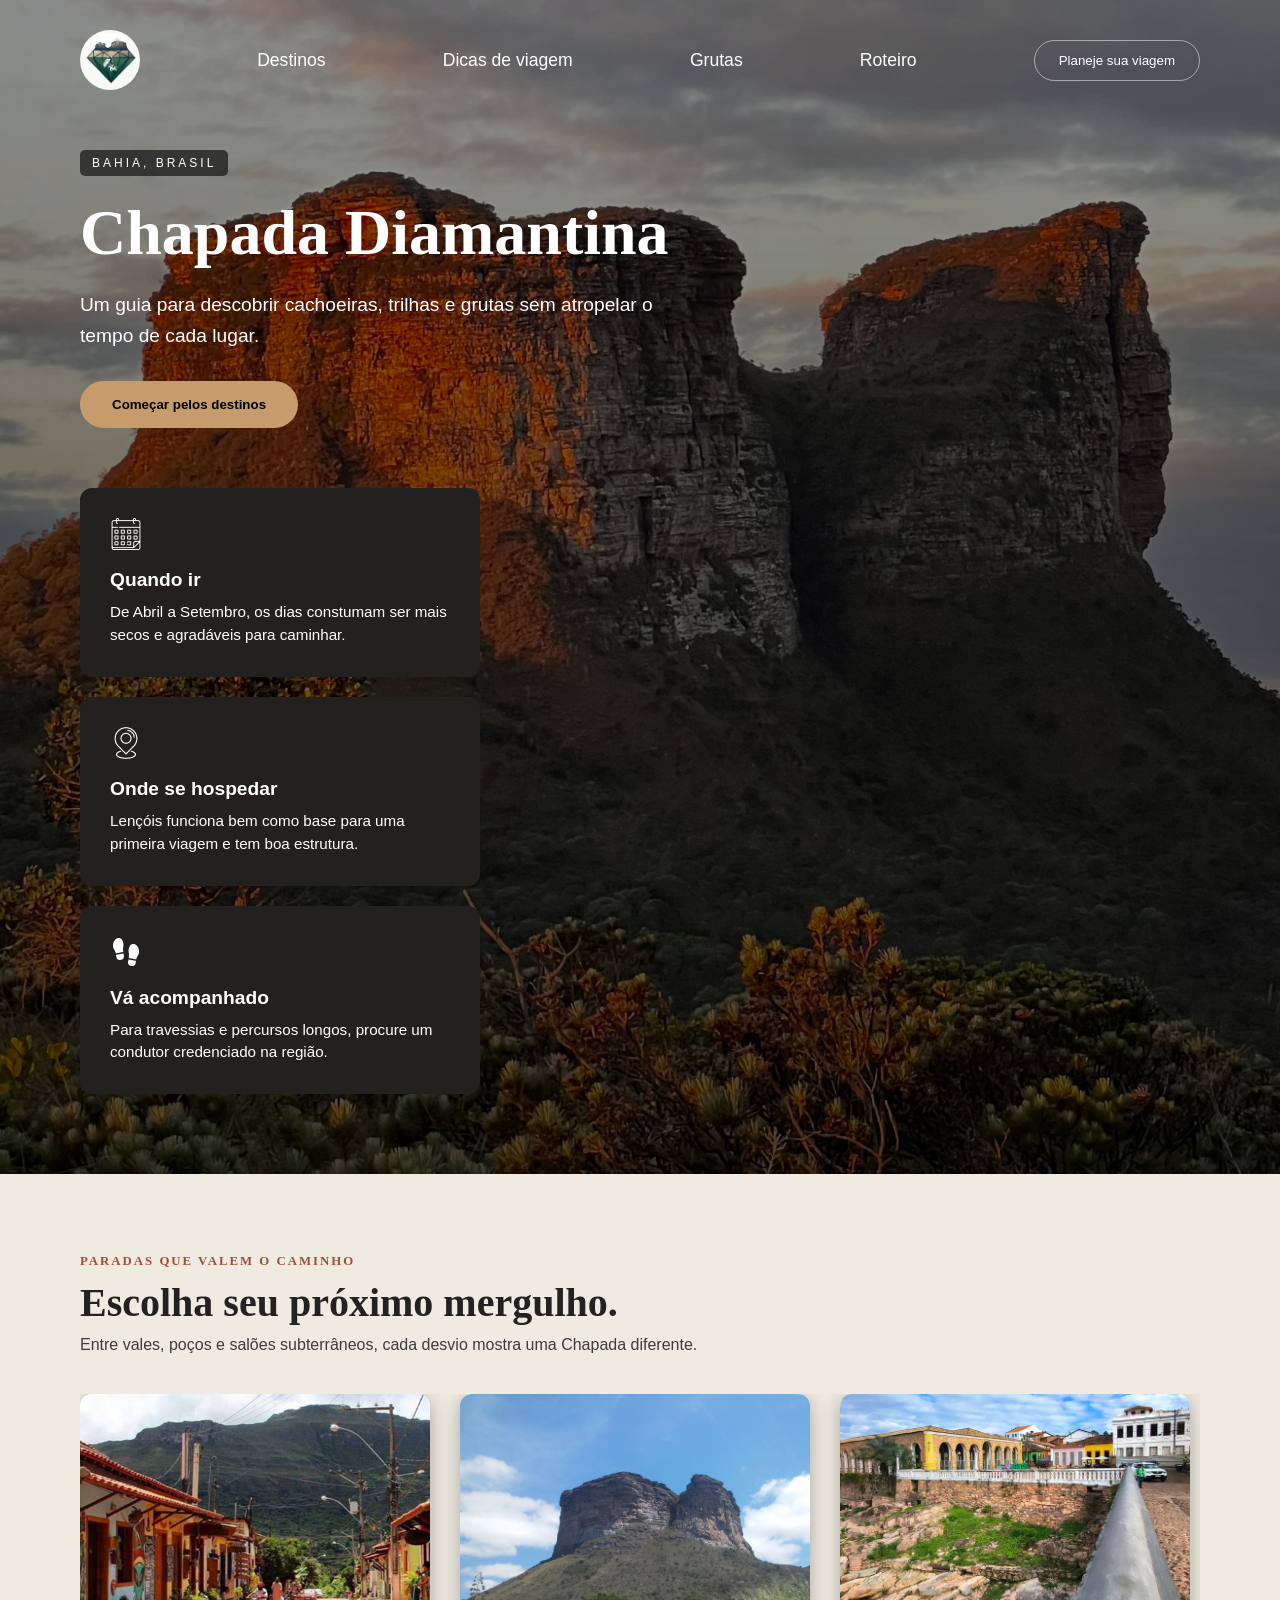
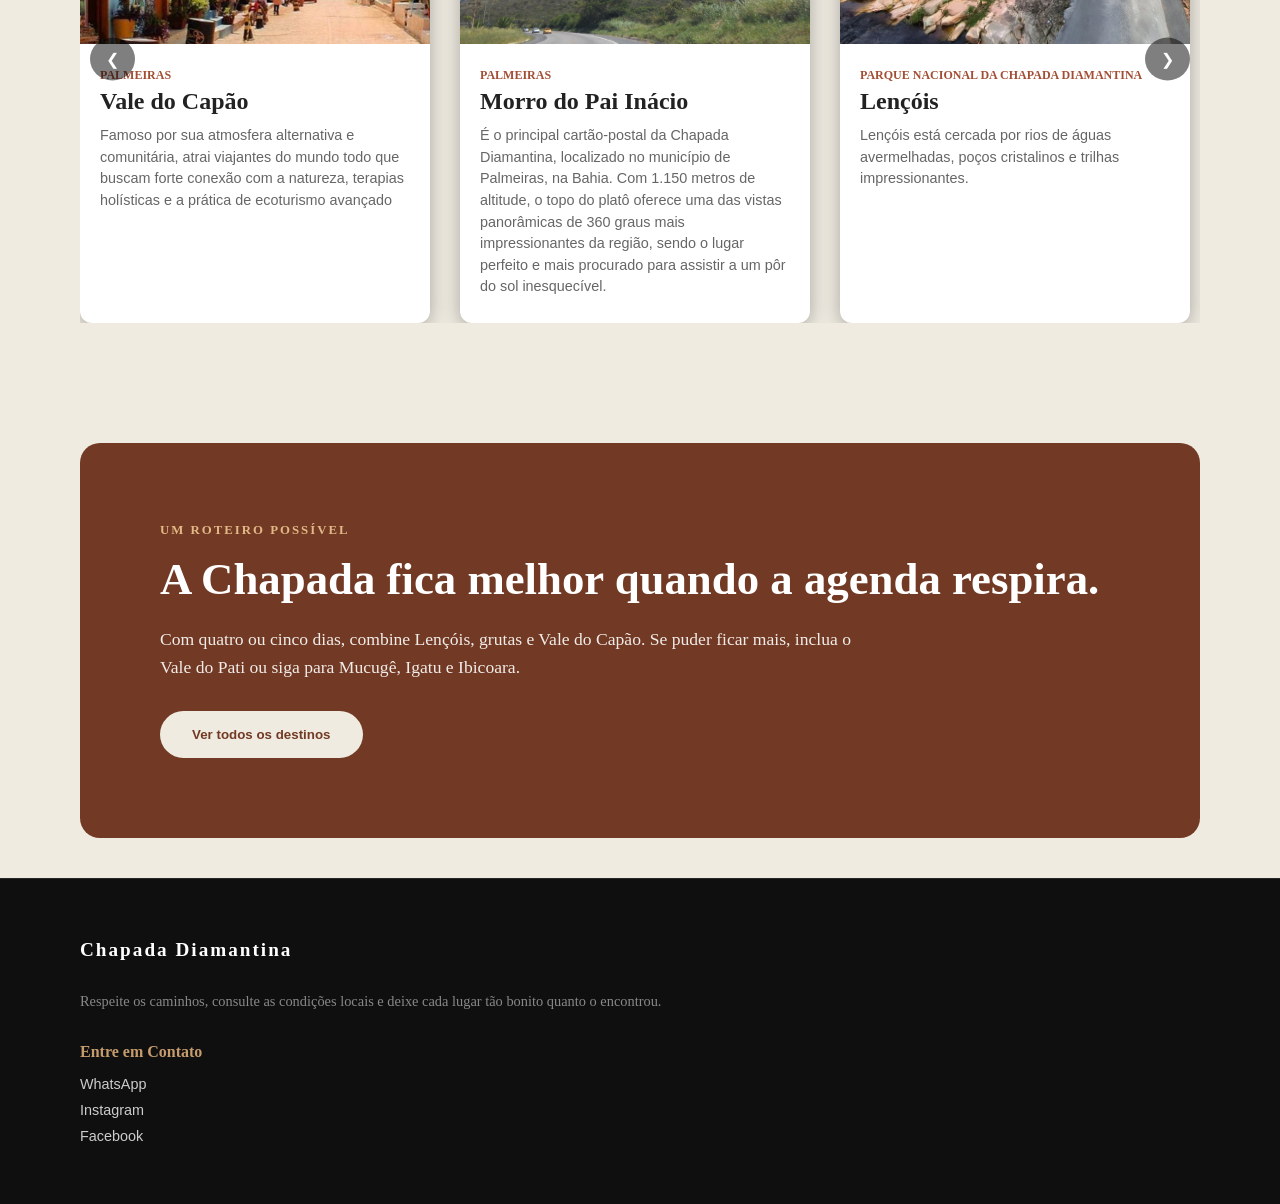
<file: index.html>
<!DOCTYPE html>
<html lang="pt-BR">

<head>
    <meta charset="UTF-8">
    <meta name="viewport" content="width=device-width, initial-scale=1.0">
    <title>Caminhos da Chapada</title>
    <link rel="stylesheet" href="style.css">
</head>

<body>
    <header>
        <nav class="nav">
            <img class="logo" src="assets/img/logo.jpeg" alt="logo">

            <a href="#destinos">Destinos</a>
            <a href="#dicas">Dicas de viagem</a>
            <a href="#grutas">Grutas</a>
            <a href="#roteiro">Roteiro</a>

            <button type="button" class="btn-nav">Planeje sua viagem</button>
        </nav>
    </header>

    <section class="hero">
        <div id="sub">
            <h6>BAHIA, BRASIL</h6>
        </div>

        <h3>Chapada Diamantina</h3>
        <p>Um guia para descobrir cachoeiras, trilhas e grutas sem atropelar o <br>tempo de cada lugar.</p>

        <button type="button" class="btn-hero">Começar pelos destinos</button>
        <div class="conteiner">
            <img src="assets/icon/calendario.png">
            <h2>Quando ir</h2>
            <p>De Abril a Setembro, os dias constumam ser mais secos e agradáveis para caminhar.</p>
        </div>
        <div class="conteiner">
            <img src="assets/icon/pin-de-localizacao.png">
            <h2>Onde se hospedar</h2>
            <p>Lençóis funciona bem como base para uma primeira viagem e tem boa estrutura.</p>
        </div>
        <div class="conteiner">
            <img src="assets/icon/passo.png">
            <h2>Vá acompanhado</h2>
            <p>Para travessias e percursos longos, procure um condutor credenciado na região.</p>
        </div>
    </section>


    <section class="section1">
        <div class="txt">
            <h5>PARADAS QUE VALEM O CAMINHO</h5>
            <h2>Escolha seu próximo mergulho.</h2>
            <p>Entre vales, poços e salões subterrâneos, cada desvio mostra uma Chapada diferente.</p>
        </div>

        <div class="carrosel">
            <div class="carrosel-track">

                <div class="conte"> 
                    <img src="assets/img/capao.jpg">
                    <h6>Palmeiras</h6>
                    <h4>Vale do Capão</h4>
                    <p>Famoso por sua atmosfera alternativa e comunitária, atrai viajantes do mundo todo que buscam
                        forte conexão com a natureza, terapias holísticas e a prática de ecoturismo avançado</p>
                </div>
                <div class="conte">
                    <img src="assets/img/Morro_do_Pai_Inácio_2015.jpg">
                    <h6>Palmeiras</h6>
                    <h4>Morro do Pai Inácio</h4>
                    <p>É o principal cartão-postal da Chapada Diamantina, localizado no município de Palmeiras, na
                        Bahia. Com 1.150 metros de altitude, o topo do platô oferece uma das vistas panorâmicas de 360
                        graus mais impressionantes da região, sendo o lugar perfeito e mais procurado para assistir a um
                        pôr do sol inesquecível.</p>
                </div>
                <div class="conte">
                    <img src="assets/img/lencois.jpg">
                    <h6>Parque Nacional da Chapada Diamantina</h6>
                    <h4>Lençóis</h4>
                    <p>Lençóis está cercada por rios de águas avermelhadas, poços cristalinos e trilhas impressionantes.</p>
                </div>
                <div class="conte">
                    <img src="assets/img/piata.jpg">
                    <h6>Coração da Chapada Diamantina</h6>
                    <h4>Piatã</h4>
                    <p>Diferente do calor tradicional do interior baiano, a cidade se destaca pelo seu clima de montanha — com temperaturas que frequentemente caem para perto de 12 °C (e até menos no inverno) —, seus casarios coloniais históricos, e por ser a principal referência na produção de cafés especiais premiados do Brasil</p>
                </div>
                 <div class="conte">
                    <img src="assets/img/cachoeira-do-buracao.jpg">
                    <h6>Ibicoara</h6>
                    <h4>Cachoeira do Buracão</h4>
                    <p>Com uma imponente queda livre de 85 metros de altura escondida no final de um cânion estreito moldado por pedras folhadas, ela oferece uma das experiências mais completas e marcantes de ecoturismo no Brasil.</p>
                </div>
                 <div class="conte">
                    <img src="assets/img/pocoencantado.jpg">
                    <h6>Itaetê</h6>
                    <h4>Poço Encantado</h4>
                    <p>O local abriga uma caverna com um lago subterrâneo de águas incrivelmente cristalinas e de um tom azul profundo. A transparência é tanta que é possível enxergar nitidamente formações rochosas e troncos de árvores submersos a mais de 60 metros de profundidade.</p>
                </div>
            </div>
            <button id="prev">&#10094;</button>
            <button id="next">&#10095;</button>
        </div>
    </section>


    <section class="section2">
        <h5>Um roteiro possível</h5>
        <h2>A Chapada fica melhor quando a agenda respira.</h2>
        <h4>Com quatro ou cinco dias, combine Lençóis, grutas e Vale do Capão. Se puder ficar mais, inclua o Vale do Pati ou siga para Mucugê, Igatu e Ibicoara.</h4>
        <button type="button" class="btn-section2">Ver todos os destinos</button>
    </section>

    <footer>
        <h5>Chapada Diamantina</h5>
        <h6>Respeite os caminhos, consulte as condições locais e deixe cada lugar tão bonito quanto o encontrou.</h6>
        
        <nav>
            <h3>Entre em Contato</h3>
            <a href="">WhatsApp</a>
            <a href="">Instagram</a>
            <a href="">Facebook</a>
        </nav>
    </footer>
    <script src="src/script.js"></script>
</body>

</html>
</file>
<file: style.css>
* {
    margin: 0;
    padding: 0;
    box-sizing: border-box;
}

:root {
    --bege-fundo: #EFEBE1;
    --marrom-escuro: #23211F;
    --preto-rodape: #0F0F0F;
    --marrom-cta: #723A24;
    --dourado-btn: #C69C6D;
    --laranja-texto: #A24E34;
    --cinza-texto: #666666;
}

body {
    font-family: 'Inter', sans-serif;
    background-color: var(--bege-fundo);
    color: #333333;
}

h1, h2, h3, h4, h5, h6 {
    font-family: 'Playfair Display', serif;
}

.hero {
    padding: 150px 80px 60px;
    background: linear-gradient(rgba(0, 0, 0, 0.4), rgba(0, 0, 0, 0.7)),
    url('assets/img/hero.jpeg') center/cover;
    color: white;
    display: flex;
    flex-direction: column;
    align-items: flex-start;
    min-height: 100vh;
}

header {
    background-color: transparent;
    width: 100%;
    position: absolute;
    top: 0;
    left: 0;
    z-index: 100;
}

.nav {
    display: flex;
    justify-content: space-between;
    align-items: center;
    padding: 30px 80px;
}

.logo {
    height: 60px;
    width: auto;
    object-fit: contain;
    border-radius: 50px;
}

.nav a {
    color: white;
    text-decoration: none;
    font-size: 1.1rem;
    font-weight: 500;
    transition: 0.3s;
}

.nav a:hover {
    color: var(--dourado-btn);
}

.btn-nav {
    background: transparent;
    border: 1px solid rgba(255, 255, 255, 0.5);
    padding: 12px 24px;
    color: white;
    border-radius: 50px;
    font-weight: 500;
    cursor: pointer;
    transition: 0.3s;
}

.btn-nav:hover {
    background-color: white;
    color: black;
}

.hero-content-wrapper {
    padding: 0 80px;
    flex: 1;
    display: flex;
    flex-direction: column;
    justify-content: center;
    align-items: flex-start;
}

#sub h6 {
    background-color: rgba(0, 0, 0, 0.6);
    padding: 6px 12px;
    border-radius: 5px;
    font-size: 0.75rem;
    font-weight: 300;
    letter-spacing: 3px;
    margin-bottom: 20px;
    display: inline-block;
    font-family: 'Inter', sans-serif;
}

.hero h3 {
    font-size: 4rem;
    margin-bottom: 20px;
}

.hero > p {
    font-size: 1.2rem;
    line-height: 1.6;
    margin-bottom: 30px;
    max-width: 600px;
    font-family: 'Inter', sans-serif;
}

.btn-hero {
    background-color: var(--dourado-btn);
    color: black;
    padding: 16px 32px;
    border: none;
    border-radius: 50px;
    font-weight: 550;
    cursor: pointer;
    margin-bottom: 60px;
    transition: 0.3s;
}

.btn-hero:hover {
    background-color: #d8ae7e;
    transform: translateY(-2px);
}

.conteiner {
    background-color: var(--marrom-escuro);
    color: white;
    padding: 30px;
    border-radius: 12px;
    margin-bottom: 20px;
    width: 100%;
    max-width: 400px;
}

.cards {
    display: flex;
    gap: 200px;
    margin: 0 auto;
    margin-top: 7%;
}

.conteiner img {
    width: 32px;
    height: 32px;
    margin-bottom: 15px;
    filter: brightness(0) invert(1);
}

.conteiner h2 {
    font-family: 'Inter', sans-serif;
    font-size: 1.2rem;
    margin-bottom: 10px;
}

.conteiner p {
    font-size: 0.95rem;
    line-height: 1.5;
}

.section1 {
    padding: 80px;
    background-color: var(--bege-fundo);
}

.section1 .txt {
    margin-bottom: 40px;
}

.section1 .txt h5 {
    color: var(--laranja-texto);
    font-size: 0.8rem;
    font-weight: 600;
    letter-spacing: 2px;
    text-transform: uppercase;
    margin-bottom: 10px;
}

.section1 .txt h2 {
    font-size: 2.5rem;
    color: #222222;
    margin-bottom: 10px;
}

.section1 .txt p {
    color: #3C3C3C;
    font-size: 1rem;
}

.carrosel {
    position: relative;
    overflow: hidden;
    width: 100%;
}

.carrosel-track {
    display: flex;
    gap: 30px;
    transition: transform 0.4s ease-in-out; /* Correção do '0.4' para '0.4s' (faltava o 's' de segundos) */
}

.conte {
    min-width: 350px;
    background-color: white;
    border-radius: 12px;
    overflow: hidden;
    box-shadow: 0 4px 20px rgba(0, 0, 0, 0.3);
    padding-bottom: 25px;
}

.conte img {
    width: 100%;
    height: 250px;
    object-fit: cover;
}

.conte h6 {
    color: var(--laranja-texto);
    font-size: 0.75rem;
    font-weight: 600;
    text-transform: uppercase;
    margin: 20px 20px 5px 20px;
}

.conte h4 {
    font-size: 1.5rem;
    margin: 0 20px 10px 20px;
    color: #222222;
}

.conte p {
    color: var(--cinza-texto);
    font-size: 0.9rem;
    line-height: 1.5;
    margin: 0 20px;
}

#prev, #next {
    position: absolute;
    top: 50%;
    transform: translateY(-50%);
    background-color: rgba(0, 0, 0, 0.5);
    color: white;
    border: none;
    padding: 12px 16px;
    cursor: pointer;
    border-radius: 50%;
    font-size: 1rem;
    transition: 0.3s;
}

#prev {
    left: 10px;
}

#next {
    right: 10px;
}

#prev:hover, #next:hover {
    background-color: rgba(0, 0, 0, 0.8);
}

.section2 {
    background-color: var(--marrom-cta);
    color: white;
    padding: 80px;
    border-radius: 20px;
    margin: 40px 80px;
    text-align: left;
}

.section2 h5 {
    color: #E2B887;
    font-size: 0.8rem;
    font-weight: 600;
    letter-spacing: 2px;
    text-transform: uppercase;
    margin-bottom: 15px;
}

.section2 h2 {
    font-size: 2.8rem;
    margin-bottom: 20px;
}

.section2 h4 {
    font-size: 1.1rem;
    line-height: 1.6;
    color: rgba(255, 255, 255, 0.9);
    margin-bottom: 30px;
    font-weight: 400;
    max-width: 700px;
}

.btn-section2 {
    background-color: var(--bege-fundo);
    color: var(--marrom-cta);
    padding: 16px 32px;
    border: none;
    border-radius: 50px;
    font-weight: 600;
    cursor: pointer;
    transition: 0.3s;
}

.btn-section2:hover {
    background-color: white;
}

footer {
    background-color: var(--preto-rodape);
    color: white;
    padding: 60px 80px;
    display: flex;
    flex-direction: column;
    gap: 30px;
    border-top: 1px solid rgba(255, 255, 255, 0.1);
}

footer h5 {
    font-size: 1.2rem;
    letter-spacing: 2px;
}

footer h6 {
    color: #888888;
    font-size: 0.9rem;
    font-weight: 400;
    max-width: 600px;
    line-height: 1.5;
}

footer nav {
    display: flex;
    flex-direction: column;
    gap: 10px;
}

footer nav h3 {
    font-size: 1rem;
    color: var(--dourado-btn);
    margin-bottom: 5px;
}

footer nav a {
    color: #CCCCCC;
    text-decoration: none;
    font-size: 0.9rem;
    transition: 0.3s;
    width: fit-content;
}

footer nav a:hover {
    color: white;
}

@media (max-width: 1024px) {
    .hero, .nav, .hero-content-wrapper, .section1, footer {
        padding-left: 40px;
        padding-right: 40px;
    }

    .section2 {
        margin: 40px;
        padding: 60px 40px;
    }

    .cards {
        gap: 40px;
        flex-wrap: wrap;
        justify-content: center;
    }
}

@media (max-width: 768px) {
    .nav {
        flex-direction: column;
        align-items: center;
        gap: 20px;
        padding: 20px 20px 30px;
        background: linear-gradient(to bottom, rgba(0,0,0,0.9) 60%, rgba(0,0,0,0));
    }

    .nav a {
        display: block;
        padding: 8px 0;
    }
    .hero{
        padding: 100px 20px 40px;
    }
    .hero-content-wrapper{
        padding: 0;
        justify-content: flex-end;
        align-items: center;
        text-align: center;
        padding-bottom: 20px;
    }
    .hero h3{
        font-size: 2.2rem;
        line-height: 1.2;
        margin-bottom: 15px;
    }
}
</file>
